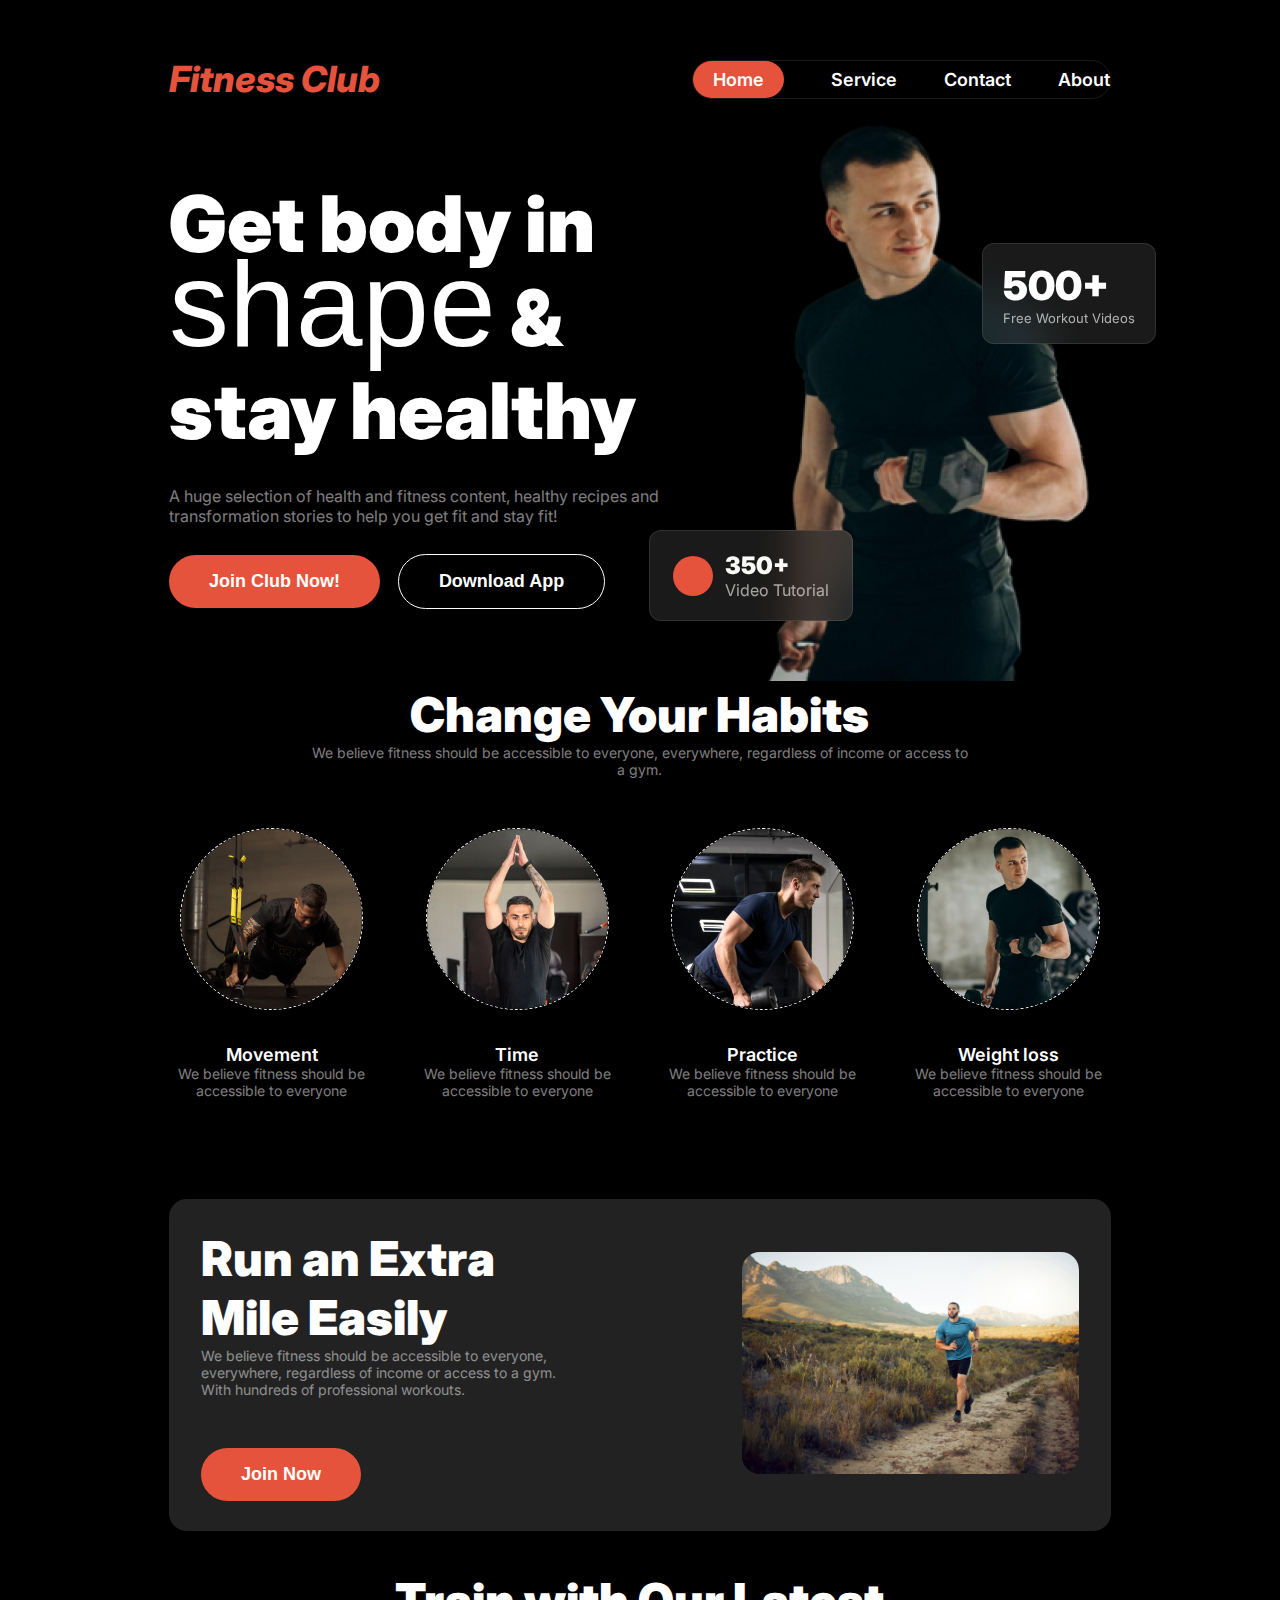
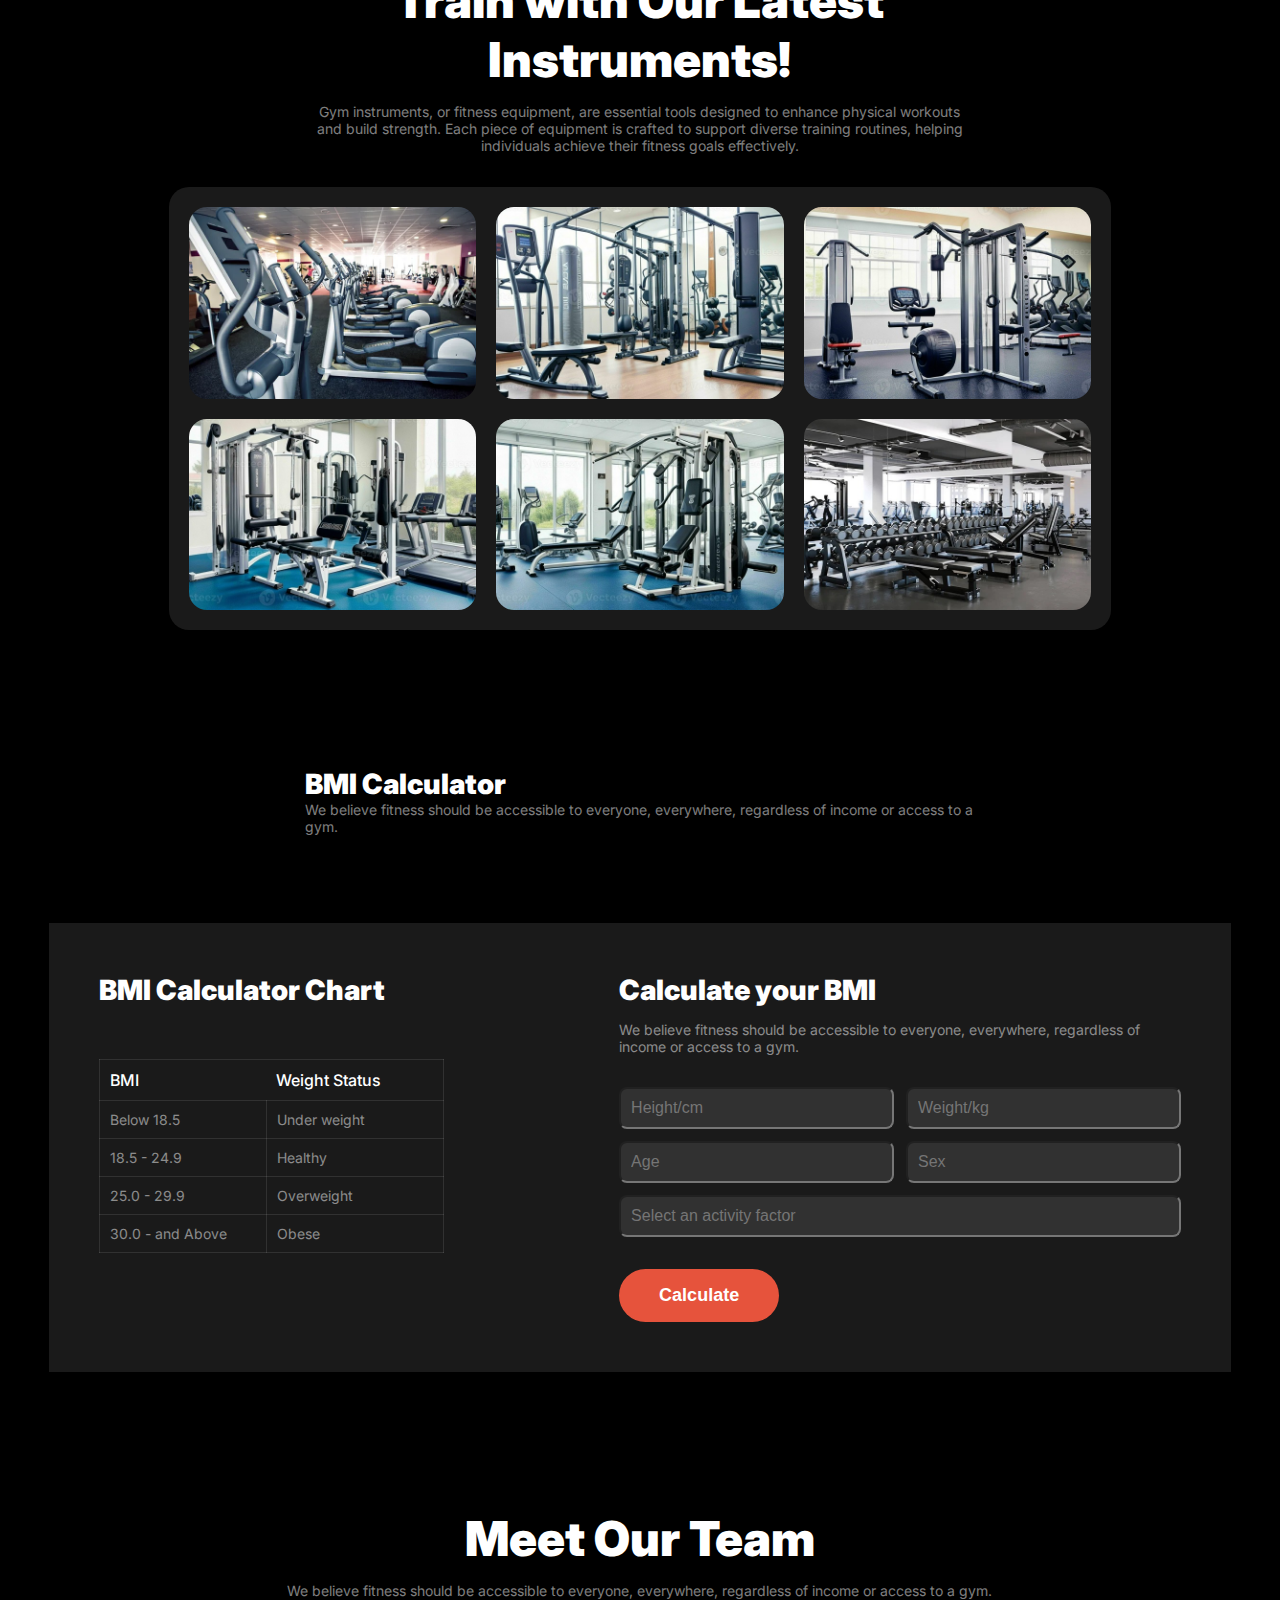
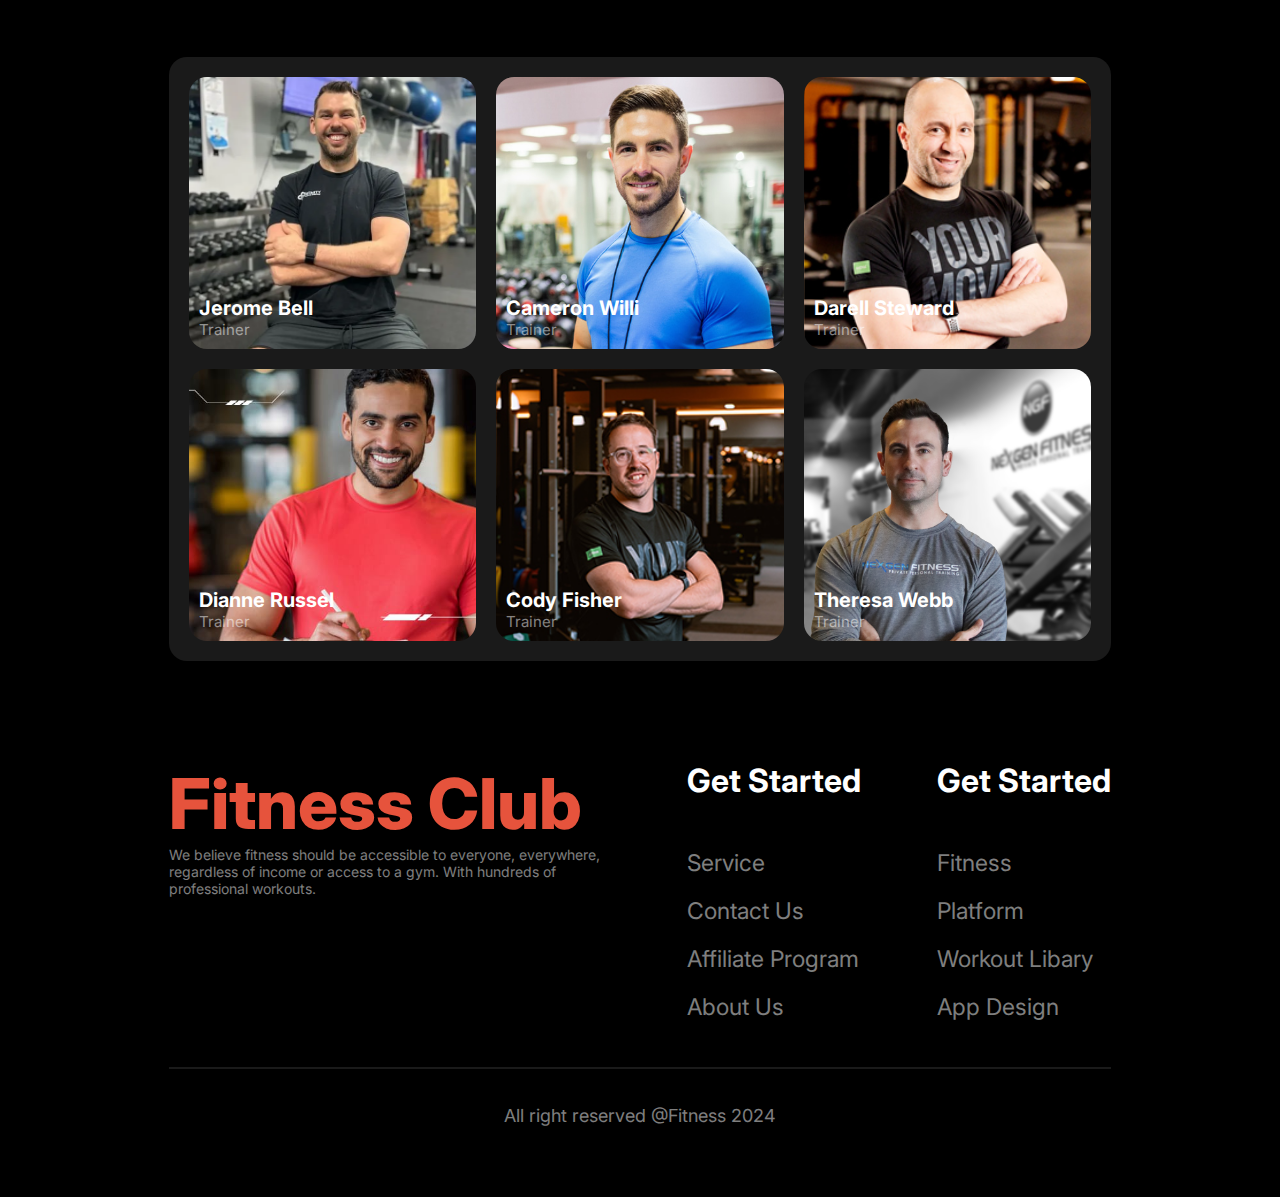
<file: index.html>
<!DOCTYPE html>
<html lang="en">

<head>
    <meta charset="UTF-8">
    <meta name="viewport" content="width=device-width, initial-scale=1.0">
    <title>Fitness Club</title>
    <link rel="stylesheet" href="index.css">
</head>

<body>
    <header class="container">
        <nav class="nav-section">
            <div>
                <h2 class="company-title">Fitness Club</h2>
            </div>
            <div class="nav-items">
                <ul class="nav-item">

                    <li class="home-design">Home</li>
                    <li>Service</li>
                    <li>Contact</li>
                    <li>About</li>

                </ul>
                <svg xmlns="http://www.w3.org/2000/svg" width="24" height="24" fill="#fff" class="bi bi-list"
                    viewBox="0 0 16 16">
                    <path fill-rule="evenodd"
                        d="M2.5 12a.5.5 0 0 1 .5-.5h10a.5.5 0 0 1 0 1H3a.5.5 0 0 1-.5-.5m0-4a.5.5 0 0 1 .5-.5h10a.5.5 0 0 1 0 1H3a.5.5 0 0 1-.5-.5m0-4a.5.5 0 0 1 .5-.5h10a.5.5 0 0 1 0 1H3a.5.5 0 0 1-.5-.5" />
                </svg>
            </div>


        </nav>
        <div class="banner">
            <div class="banner-position">
                <h2 class="banner-title">Get body in <span id="shape">shape</span> & stay healthy</h2>
                <p class="banner-description">A huge selection of health and fitness content, healthy recipes and
                    transformation stories to help you get fit and stay fit!</p>
                <div class="banner-btn">
                    <button class="buttons btn-1">Join Club Now!</button>
                    <button class="buttons btn-2">Download App</button>
                </div>

            </div>
            <div class="banner-2">
                <div class="banner-img">
                    <img src="img-2.png" alt="">
                </div>
                <div class="tutorials">
                    <div class="nothing"><svg xmlns="http://www.w3.org/2000/svg" width="16" height="16" fill="#fff"
                            class="bi bi-play-fill" viewBox="0 0 16 16">
                            <path
                                d="m11.596 8.697-6.363 3.692c-.54.313-1.233-.066-1.233-.697V4.308c0-.63.692-1.01 1.233-.696l6.363 3.692a.802.802 0 0 1 0 1.393" />
                        </svg></div>
                    <div class="tuitorial">
                        <h2 class="tutorial-title">350+</h2>
                        <p class="tutorial-description">
                            Video Tutorial
                        </p>
                    </div>

                </div>
                <div class="workout">
                    <h2 class="workout-title">
                        500+
                    </h2>
                    <p class="workout-description">
                        Free Workout Videos
                    </p>
                </div>


            </div>



        </div>



    </header>
    <main>
        <section class="habits container">
            <div class="habit-1">
                <h2 class="habit-title">Change Your Habits</h2>
                <p class="habit-description">We believe fitness should be accessible to everyone, everywhere, regardless
                    of income or access to a gym.</p>
            </div>
            <div class="habit-details">
                <div class="movement">
                    <img class="habit-img" src="image-3.png" alt="">
                    <h3 class="habit-titles">Movement</h3>
                    <p class="habit-descriptions">We believe fitness should be accessible to everyone</p>
                </div>
                <div class="time">
                    <img class="habit-img" src="imgs-2.png" alt="">
                    <h3 class="habit-titles">Time</h3>
                    <p class="habit-descriptions">We believe fitness should be accessible to everyone</p>
                </div>
                <div class="practice">
                    <img class="habit-img" src="image-4.png" alt="">
                    <h3 class="habit-titles">Practice</h3>
                    <p class="habit-descriptions">We believe fitness should be accessible to everyone</p>
                </div>
                <div class="weight">
                    <img class="habit-img" src="image-5.png" alt="">
                    <h3 class="habit-titles">Weight loss</h3>
                    <p class="habit-descriptions">We believe fitness should be accessible to everyone</p>
                </div>
            </div>
        </section>
        <section class="Running container">
            <div class="extra-mile">
                <h2 class="mile-title">Run an Extra
                    Mile Easily</h2>
                <p class="mile-description">We believe fitness should be accessible to everyone, everywhere, regardless
                    of income or access to a gym. With hundreds of professional workouts.</p>
                <button class="buttons wfull btn-1">Join Now</button>
            </div>
            <div class="run-img">
                <img class="run-img" src="run.jpg" alt="">
            </div>
        </section>
        <section class="fit-gym container">
            <div class="gym">
                <h2 class="gym-title">Train with Our Latest Instruments!</h2>
                <p class="gym-description">Gym instruments, or fitness equipment, are essential tools designed to
                    enhance physical workouts and build strength. Each piece of equipment is crafted to support diverse
                    training routines, helping individuals achieve their fitness goals effectively.</p>
            </div>
            <div class="instruments">
                <img src="ins-1.jpg" alt="">
                <img src="ins-2.jpg" alt="">
                <img src="ins-3.jpg" alt="">
                <img src="ins-4.jpg" alt="">
                <img src="ins-5.jpg" alt="">
                <img src="ins-6.jpg" alt="">
            </div>
        </section>
        <section class="calc">
            <div class="bmi">
                <h2 class="calc-title">BMI Calculator</h2>
                <p class="calc-description">We believe fitness should be accessible to everyone, everywhere, regardless
                    of income or access to a gym.</p>
            </div>
            <div class="calc-body">

                <div class="table">
                    <div class="chart">
                        <h2 class="chat-title">BMI Calculator Chart</h2>
                        <table>
                            <thead>
                                <tr>
                                    <th class="table-head">BMI</th>
                                    <th class="table-head">Weight Status</th>
                                </tr>
                            </thead>
                            <tbody>
                                <tr class="table-row">
                                    <td>Below 18.5</td>
                                    <td>Under weight</td>
                                </tr>

                                <tr class="table-row">
                                    <td>18.5 - 24.9</td>
                                    <td>Healthy</td>
                                </tr>
                                <tr class="table-row">
                                    <td>25.0 - 29.9</td>
                                    <td>Overweight</td>
                                </tr>
                                <tr class="table-row">
                                    <td>30.0 - and Above</td>
                                    <td>Obese</td>
                                </tr>

                            </tbody>
                        </table>
                    </div>
                    <div class="calculator">
                        <h2 class="bmi-calc">Calculate your BMI</h2>
                        <p class="bmi-description">We believe fitness should be accessible to everyone, everywhere,
                            regardless of income or access to a gym. </p>
                        <form action="">
                            <div class="input">
                                <input type="text" placeholder="Height/cm">
                                <input type="text" placeholder="Weight/kg">
                                <input type="text" placeholder="Age">
                                <input type="text" placeholder="Sex">
                                <input type="text" placeholder="Select an activity factor">
                            </div>
                            <button class="buttons btn-1 ">Calculate</button>
                        </form>
                    </div>
                </div>
            </div>
        </section>
        <section class="teams container">
            <div class="our-team">
                <h2 class="team-title">Meet Our Team</h2>
                <p class="team-description">We believe fitness should be accessible to everyone, everywhere, regardless
                    of
                    income or access to a gym.</p>
            </div>
            <div class="members">
                <div class="member img1">
                    <h4 class="member-name">Jerome Bell</h4>
                    <p class="member-job">Trainer</p>
                </div>
                <div class="member img2">
                    <h4 class="member-name">Cameron Willi</h4>
                    <p class="member-job">Trainer</p>
                </div>
                <div class="member img3">
                    <h4 class="member-name">Darell Steward</h4>
                    <p class="member-job">Trainer</p>
                </div>
                <div class="member img4">
                    <h4 class="member-name">Dianne Russel</h4>
                    <p class="member-job">Trainer</p>
                </div>
                <div class="member img5">
                    <h4 class="member-name">Cody Fisher</h4>
                    <p class="member-job">Trainer</p>
                </div>
                <div class="member img6">
                    <h4 class="member-name">Theresa Webb</h4>
                    <p class="member-job">Trainer</p>
                </div>
            </div>


        </section>
    </main>
    <footer class="container footer">
        <section class="final-1">
            <div class="club">
                <h2 class="club-title">Fitness Club</h2>
                <p class="club-description">We believe fitness should be accessible to everyone, everywhere, regardless
                    of income or access to a gym. With hundreds of professional workouts.</p>
            </div>
            <div class="get">
                <h2 class="get-title">Get Started</h2>
                <ul class="list">
                    <li class="list2">Service</li>
                    <li class="list2">Contact Us</li>
                    <li class="list2">Affiliate Program</li>
                    <li class="list2">About Us</li>
                </ul>
            </div>
            <div class="get">
                <h2 class="get-title">Get Started</h2>
                <ul class="list">
                    <li class="list2">Fitness</li>
                    <li class="list2">Platform</li>
                    <li class="list2">Workout Libary</li>
                    <li class="list2">App Design</li>
                </ul>
            </div>
        </section>
        <section class="final2">
            <p class="reserve">All right reserved @Fitness 2024</p>
        </section>
    </footer>

</body>

</html>
</file>
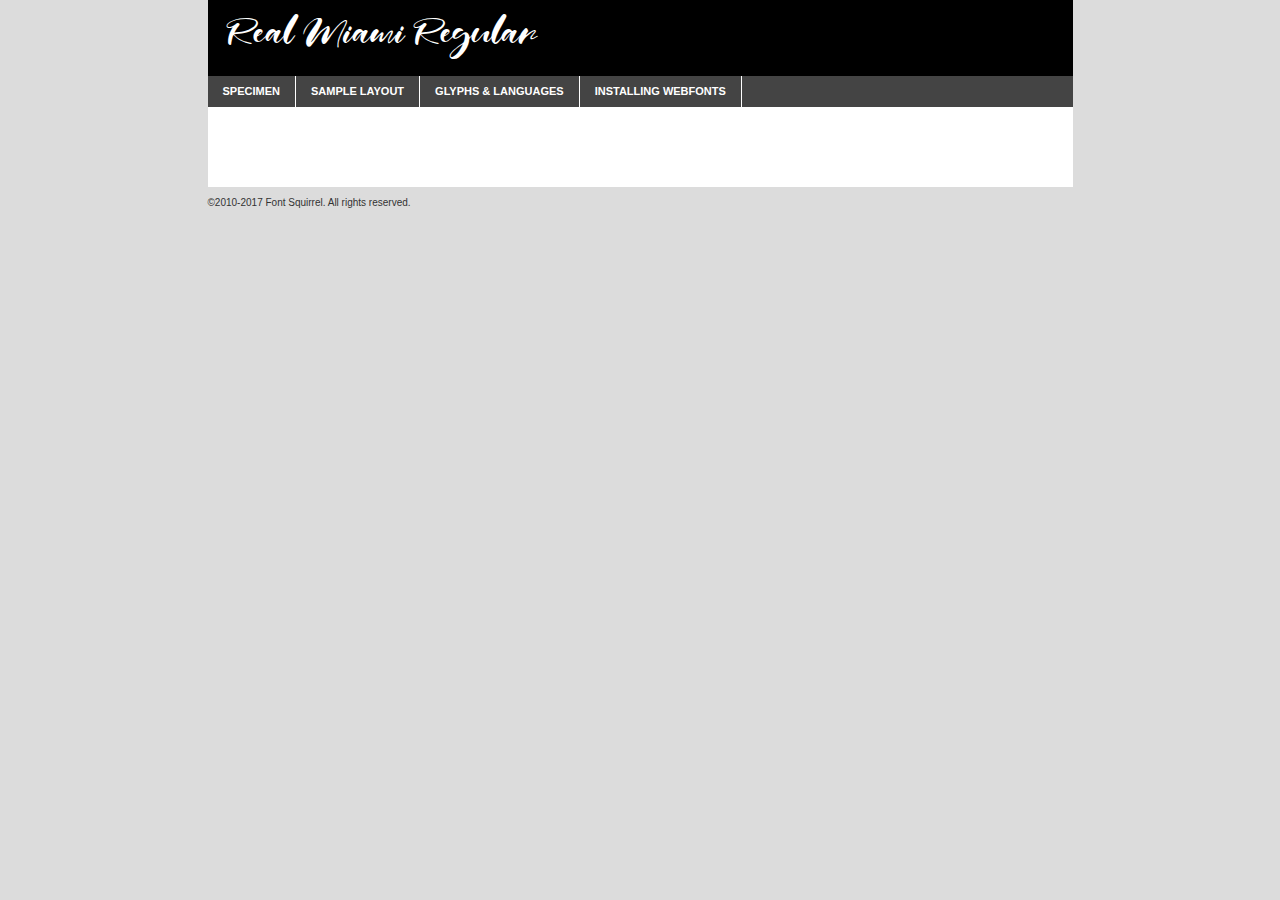
<file: fonts/real_miami-demo.html>
<!DOCTYPE html PUBLIC "-//W3C//DTD XHTML 1.0 Transitional//EN"
        "http://www.w3.org/TR/xhtml1/DTD/xhtml1-transitional.dtd">

<html xmlns="http://www.w3.org/1999/xhtml" xml:lang="en" lang="en">
<head>
    <meta http-equiv="Content-Type" content="text/html; charset=utf-8"/>
    <script src="http://ajax.googleapis.com/ajax/libs/jquery/1.7.2/jquery.min.js" type="text/javascript" charset="utf-8"></script>
    <script type="text/javascript">
		(function($) {
			$.fn.easyTabs = function(option) {
				var param = jQuery.extend({ fadeSpeed: 'fast', defaultContent: 1, activeClass: 'active' }, option);
				$(this).each(function() {
					var thisId = '#' + this.id;
					if ( param.defaultContent == '' )
					{
						param.defaultContent = 1;
					}
					if ( typeof param.defaultContent == 'number' )
					{
						var defaultTab = $(thisId + ' .tabs li:eq(' + (param.defaultContent - 1) + ') a').attr('href').substr(1);
					}
					else
					{
						var defaultTab = param.defaultContent;
					}
					$(thisId + ' .tabs li a').each(function() {
						var tabToHide = $(this).attr('href').substr(1);
						$('#' + tabToHide).addClass('easytabs-tab-content');
					});
					hideAll();
					changeContent(defaultTab);

					function hideAll() {$(thisId + ' .easytabs-tab-content').hide();}

					function changeContent(tabId)
					{
						hideAll();
						$(thisId + ' .tabs li').removeClass(param.activeClass);
						$(thisId + ' .tabs li a[href=#' + tabId + ']').closest('li').addClass(param.activeClass);
						if ( param.fadeSpeed != 'none' )
						{
							$(thisId + ' #' + tabId).fadeIn(param.fadeSpeed);
						}
						else
						{
							$(thisId + ' #' + tabId).show();
						}
					}

					$(thisId + ' .tabs li').click(function() {
						var tabId = $(this).find('a').attr('href').substr(1);
						changeContent(tabId);
						return false;
					});
				});
			}
		})(jQuery);
    </script>
    <link rel="stylesheet" href="specimen_files/specimen_stylesheet.css" type="text/css" charset="utf-8"/>
    <link rel="stylesheet" href="stylesheet.css" type="text/css" charset="utf-8"/>

    <style type="text/css">
        		body {
			font-family: 'real_miami';
        		}

            </style>

    <title>Real Miami Regular Specimen</title>


    <script type="text/javascript" charset="utf-8">
		$(document).ready(function() {
			$('#container').easyTabs({ defaultContent: 1 });
		});
    </script>
</head>

<body>
<div id="container">
    <div id="header">
		Real Miami Regular    </div>
    <ul class="tabs">
        <li><a href="#specimen">Specimen</a></li>
        <li><a href="#layout">Sample Layout</a></li>
		        <li><a href="#glyphs">Glyphs &amp; Languages</a></li>
        <li><a href="#installing">Installing Webfonts</a></li>

    </ul>

    <div id="main_content">


        <div id="specimen">

            <div class="section">
                <div class="grid12 firstcol">
                    <div class="huge">AaBb</div>
                </div>
            </div>

            <div class="section">
                <div class="glyph_range">A&#x200B;B&#x200b;C&#x200b;D&#x200b;E&#x200b;F&#x200b;G&#x200b;H&#x200b;I&#x200b;J&#x200b;K&#x200b;L&#x200b;M&#x200b;N&#x200b;O&#x200b;P&#x200b;Q&#x200b;R&#x200b;S&#x200b;T&#x200b;U&#x200b;V&#x200b;W&#x200b;X&#x200b;Y&#x200b;Z&#x200b;a&#x200b;b&#x200b;c&#x200b;d&#x200b;e&#x200b;f&#x200b;g&#x200b;h&#x200b;i&#x200b;j&#x200b;k&#x200b;l&#x200b;m&#x200b;n&#x200b;o&#x200b;p&#x200b;q&#x200b;r&#x200b;s&#x200b;t&#x200b;u&#x200b;v&#x200b;w&#x200b;x&#x200b;y&#x200b;z&#x200b;1&#x200b;2&#x200b;3&#x200b;4&#x200b;5&#x200b;6&#x200b;7&#x200b;8&#x200b;9&#x200b;0&#x200b;&amp;&#x200b;.&#x200b;,&#x200b;?&#x200b;!&#x200b;&#64;&#x200b;(&#x200b;)&#x200b;#&#x200b;$&#x200b;%&#x200b;*&#x200b;+&#x200b;-&#x200b;=&#x200b;:&#x200b;;</div>
            </div>
            <div class="section">
                <div class="grid12 firstcol">
                    <table class="sample_table">
                        <tr>
                            <td>10</td>
                            <td class="size10">abcdefghijklmnopqrstuvwxyzABCDEFGHIJKLMNOPQRSTUVWXYZ0123456789abcdefghijklmnopqrstuvwxyzABCDEFGHIJKLMNOPQRSTUVWXYZ0123456789abcdefghijklmnopqrstuvwxyzABCDEFGHIJKLMNOPQRSTUVWXYZ</td>
                        </tr>
                        <tr>
                            <td>11</td>
                            <td class="size11">abcdefghijklmnopqrstuvwxyzABCDEFGHIJKLMNOPQRSTUVWXYZ0123456789abcdefghijklmnopqrstuvwxyzABCDEFGHIJKLMNOPQRSTUVWXYZ0123456789abcdefghijklmnopqrstuvwxyzABCDEFGHIJKLMNOPQRSTUVWXYZ</td>
                        </tr>
                        <tr>
                            <td>12</td>
                            <td class="size12">abcdefghijklmnopqrstuvwxyzABCDEFGHIJKLMNOPQRSTUVWXYZ0123456789abcdefghijklmnopqrstuvwxyzABCDEFGHIJKLMNOPQRSTUVWXYZ0123456789abcdefghijklmnopqrstuvwxyzABCDEFGHIJKLMNOPQRSTUVWXYZ</td>
                        </tr>
                        <tr>
                            <td>13</td>
                            <td class="size13">abcdefghijklmnopqrstuvwxyzABCDEFGHIJKLMNOPQRSTUVWXYZ0123456789abcdefghijklmnopqrstuvwxyzABCDEFGHIJKLMNOPQRSTUVWXYZ0123456789abcdefghijklmnopqrstuvwxyzABCDEFGHIJKLMNOPQRSTUVWXYZ</td>
                        </tr>
                        <tr>
                            <td>14</td>
                            <td class="size14">abcdefghijklmnopqrstuvwxyzABCDEFGHIJKLMNOPQRSTUVWXYZ0123456789abcdefghijklmnopqrstuvwxyzABCDEFGHIJKLMNOPQRSTUVWXYZ0123456789abcdefghijklmnopqrstuvwxyzABCDEFGHIJKLMNOPQRSTUVWXYZ</td>
                        </tr>
                        <tr>
                            <td>16</td>
                            <td class="size16">abcdefghijklmnopqrstuvwxyzABCDEFGHIJKLMNOPQRSTUVWXYZ0123456789abcdefghijklmnopqrstuvwxyzABCDEFGHIJKLMNOPQRSTUVWXYZ</td>
                        </tr>
                        <tr>
                            <td>18</td>
                            <td class="size18">abcdefghijklmnopqrstuvwxyzABCDEFGHIJKLMNOPQRSTUVWXYZ0123456789abcdefghijklmnopqrstuvwxyzABCDEFGHIJKLMNOPQRSTUVWXYZ</td>
                        </tr>
                        <tr>
                            <td>20</td>
                            <td class="size20">abcdefghijklmnopqrstuvwxyzABCDEFGHIJKLMNOPQRSTUVWXYZ0123456789abcdefghijklmnopqrstuvwxyzABCDEFGHIJKLMNOPQRSTUVWXYZ</td>
                        </tr>
                        <tr>
                            <td>24</td>
                            <td class="size24">abcdefghijklmnopqrstuvwxyzABCDEFGHIJKLMNOPQRSTUVWXYZ0123456789abcdefghijklmnopqrstuvwxyzABCDEFGHIJKLMNOPQRSTUVWXYZ</td>
                        </tr>
                        <tr>
                            <td>30</td>
                            <td class="size30">abcdefghijklmnopqrstuvwxyzABCDEFGHIJKLMNOPQRSTUVWXYZ0123456789abcdefghijklmnopqrstuvwxyzABCDEFGHIJKLMNOPQRSTUVWXYZ</td>
                        </tr>
                        <tr>
                            <td>36</td>
                            <td class="size36">abcdefghijklmnopqrstuvwxyzABCDEFGHIJKLMNOPQRSTUVWXYZ0123456789abcdefghijklmnopqrstuvwxyzABCDEFGHIJKLMNOPQRSTUVWXYZ</td>
                        </tr>
                        <tr>
                            <td>48</td>
                            <td class="size48">abcdefghijklmnopqrstuvwxyzABCDEFGHIJKLMNOPQRSTUVWXYZ0123456789abcdefghijklmnopqrstuvwxyzABCDEFGHIJKLMNOPQRSTUVWXYZ</td>
                        </tr>
                        <tr>
                            <td>60</td>
                            <td class="size60">abcdefghijklmnopqrstuvwxyzABCDEFGHIJKLMNOPQRSTUVWXYZ0123456789abcdefghijklmnopqrstuvwxyzABCDEFGHIJKLMNOPQRSTUVWXYZ</td>
                        </tr>
                        <tr>
                            <td>72</td>
                            <td class="size72">abcdefghijklmnopqrstuvwxyzABCDEFGHIJKLMNOPQRSTUVWXYZ0123456789abcdefghijklmnopqrstuvwxyzABCDEFGHIJKLMNOPQRSTUVWXYZ</td>
                        </tr>
                        <tr>
                            <td>90</td>
                            <td class="size90">abcdefghijklmnopqrstuvwxyzABCDEFGHIJKLMNOPQRSTUVWXYZ0123456789abcdefghijklmnopqrstuvwxyzABCDEFGHIJKLMNOPQRSTUVWXYZ</td>
                        </tr>
                    </table>

                </div>

            </div>


            <div class="section" id="bodycomparison">


                <div id="xheight">
                    <div class="fontbody">&#x25FC;&#x25FC;&#x25FC;&#x25FC;&#x25FC;&#x25FC;&#x25FC;&#x25FC;&#x25FC;&#x25FC;&#x25FC;&#x25FC;&#x25FC;&#x25FC;&#x25FC;&#x25FC;&#x25FC;&#x25FC;&#x25FC;&#x25FC;&#x25FC;&#x25FC;&#x25FC;&#x25FC;&#x25FC;&#x25FC;&#x25FC;&#x25FC;&#x25FC;&#x25FC;&#x25FC;&#x25FC;&#x25FC;&#x25FC;&#x25FC;&#x25FC;&#x25FC;&#x25FC;&#x25FC;&#x25FC;&#x25FC;&#x25FC;&#x25FC;&#x25FC;&#x25FC;&#x25FC;&#x25FC;&#x25FC;&#x25FC;&#x25FC;&#x25FC;&#x25FC;&#x25FC;&#x25FC;&#x25FC;&#x25FC;&#x25FC;&#x25FC;&#x25FC;&#x25FC;&#x25FC;&#x25FC;&#x25FC;&#x25FC;&#x25FC;&#x25FC;&#x25FC;&#x25FC;&#x25FC;&#x25FC;&#x25FC;&#x25FC;&#x25FC;&#x25FC;&#x25FC;&#x25FC;&#x25FC;&#x25FC;&#x25FC;&#x25FC;&#x25FC;&#x25FC;&#x25FC;&#x25FC;&#x25FC;&#x25FC;&#x25FC;&#x25FC;&#x25FC;&#x25FC;&#x25FC;&#x25FC;&#x25FC;&#x25FC;&#x25FC;&#x25FC;&#x25FC;&#x25FC;&#x25FC;body</div>
                    <div class="arialbody">body</div>
                    <div class="verdanabody">body</div>
                    <div class="georgiabody">body</div>
                </div>
                <div class="fontbody" style="z-index:1">
                    body<span>Real Miami Regular</span>
                </div>
                <div class="arialbody" style="z-index:1">
                    body<span>Arial</span>
                </div>
                <div class="verdanabody" style="z-index:1">
                    body<span>Verdana</span>
                </div>
                <div class="georgiabody" style="z-index:1">
                    body<span>Georgia</span>
                </div>


            </div>


            <div class="section psample psample_row1" id="">

                <div class="grid2 firstcol">
                    <p class="size10"><span>10.</span>Aenean lacinia bibendum nulla sed consectetur. Fusce dapibus, tellus ac cursus commodo, tortor mauris condimentum nibh, ut fermentum massa justo sit amet risus. Nullam id dolor id nibh ultricies vehicula ut id elit. Cum sociis natoque penatibus et magnis dis parturient montes, nascetur ridiculus mus. Nulla vitae elit libero, a pharetra augue.</p>

                </div>
                <div class="grid3">
                    <p class="size11"><span>11.</span>Aenean lacinia bibendum nulla sed consectetur. Fusce dapibus, tellus ac cursus commodo, tortor mauris condimentum nibh, ut fermentum massa justo sit amet risus. Nullam id dolor id nibh ultricies vehicula ut id elit. Cum sociis natoque penatibus et magnis dis parturient montes, nascetur ridiculus mus. Nulla vitae elit libero, a pharetra augue.</p>

                </div>
                <div class="grid3">
                    <p class="size12"><span>12.</span>Aenean lacinia bibendum nulla sed consectetur. Fusce dapibus, tellus ac cursus commodo, tortor mauris condimentum nibh, ut fermentum massa justo sit amet risus. Nullam id dolor id nibh ultricies vehicula ut id elit. Cum sociis natoque penatibus et magnis dis parturient montes, nascetur ridiculus mus. Nulla vitae elit libero, a pharetra augue.</p>

                </div>
                <div class="grid4">
                    <p class="size13"><span>13.</span>Aenean lacinia bibendum nulla sed consectetur. Fusce dapibus, tellus ac cursus commodo, tortor mauris condimentum nibh, ut fermentum massa justo sit amet risus. Nullam id dolor id nibh ultricies vehicula ut id elit. Cum sociis natoque penatibus et magnis dis parturient montes, nascetur ridiculus mus. Nulla vitae elit libero, a pharetra augue.</p>

                </div>
                <div class="white_blend"></div>

            </div>
            <div class="section psample psample_row2" id="">
                <div class="grid3 firstcol">
                    <p class="size14"><span>14.</span>Aenean lacinia bibendum nulla sed consectetur. Fusce dapibus, tellus ac cursus commodo, tortor mauris condimentum nibh, ut fermentum massa justo sit amet risus. Nullam id dolor id nibh ultricies vehicula ut id elit. Cum sociis natoque penatibus et magnis dis parturient montes, nascetur ridiculus mus. Nulla vitae elit libero, a pharetra augue.</p>

                </div>
                <div class="grid4">
                    <p class="size16"><span>16.</span>Aenean lacinia bibendum nulla sed consectetur. Fusce dapibus, tellus ac cursus commodo, tortor mauris condimentum nibh, ut fermentum massa justo sit amet risus. Nullam id dolor id nibh ultricies vehicula ut id elit. Cum sociis natoque penatibus et magnis dis parturient montes, nascetur ridiculus mus. Nulla vitae elit libero, a pharetra augue.</p>

                </div>
                <div class="grid5">
                    <p class="size18"><span>18.</span>Aenean lacinia bibendum nulla sed consectetur. Fusce dapibus, tellus ac cursus commodo, tortor mauris condimentum nibh, ut fermentum massa justo sit amet risus. Nullam id dolor id nibh ultricies vehicula ut id elit. Cum sociis natoque penatibus et magnis dis parturient montes, nascetur ridiculus mus. Nulla vitae elit libero, a pharetra augue.</p>

                </div>

                <div class="white_blend"></div>

            </div>

            <div class="section psample psample_row3" id="">
                <div class="grid5 firstcol">
                    <p class="size20"><span>20.</span>Aenean lacinia bibendum nulla sed consectetur. Fusce dapibus, tellus ac cursus commodo, tortor mauris condimentum nibh, ut fermentum massa justo sit amet risus. Nullam id dolor id nibh ultricies vehicula ut id elit. Cum sociis natoque penatibus et magnis dis parturient montes, nascetur ridiculus mus. Nulla vitae elit libero, a pharetra augue.</p>
                </div>
                <div class="grid7">
                    <p class="size24"><span>24.</span>Aenean lacinia bibendum nulla sed consectetur. Fusce dapibus, tellus ac cursus commodo, tortor mauris condimentum nibh, ut fermentum massa justo sit amet risus. Nullam id dolor id nibh ultricies vehicula ut id elit. Cum sociis natoque penatibus et magnis dis parturient montes, nascetur ridiculus mus. Nulla vitae elit libero, a pharetra augue.</p>
                </div>

                <div class="white_blend"></div>

            </div>

            <div class="section psample psample_row4" id="">
                <div class="grid12 firstcol">
                    <p class="size30"><span>30.</span>Aenean lacinia bibendum nulla sed consectetur. Fusce dapibus, tellus ac cursus commodo, tortor mauris condimentum nibh, ut fermentum massa justo sit amet risus. Nullam id dolor id nibh ultricies vehicula ut id elit. Cum sociis natoque penatibus et magnis dis parturient montes, nascetur ridiculus mus. Nulla vitae elit libero, a pharetra augue.</p>
                </div>
                <div class="white_blend"></div>

            </div>


            <div class="section psample psample_row1 fullreverse">
                <div class="grid2 firstcol">
                    <p class="size10"><span>10.</span>Aenean lacinia bibendum nulla sed consectetur. Fusce dapibus, tellus ac cursus commodo, tortor mauris condimentum nibh, ut fermentum massa justo sit amet risus. Nullam id dolor id nibh ultricies vehicula ut id elit. Cum sociis natoque penatibus et magnis dis parturient montes, nascetur ridiculus mus. Nulla vitae elit libero, a pharetra augue.</p>

                </div>
                <div class="grid3">
                    <p class="size11"><span>11.</span>Aenean lacinia bibendum nulla sed consectetur. Fusce dapibus, tellus ac cursus commodo, tortor mauris condimentum nibh, ut fermentum massa justo sit amet risus. Nullam id dolor id nibh ultricies vehicula ut id elit. Cum sociis natoque penatibus et magnis dis parturient montes, nascetur ridiculus mus. Nulla vitae elit libero, a pharetra augue.</p>

                </div>
                <div class="grid3">
                    <p class="size12"><span>12.</span>Aenean lacinia bibendum nulla sed consectetur. Fusce dapibus, tellus ac cursus commodo, tortor mauris condimentum nibh, ut fermentum massa justo sit amet risus. Nullam id dolor id nibh ultricies vehicula ut id elit. Cum sociis natoque penatibus et magnis dis parturient montes, nascetur ridiculus mus. Nulla vitae elit libero, a pharetra augue.</p>

                </div>
                <div class="grid4">
                    <p class="size13"><span>13.</span>Aenean lacinia bibendum nulla sed consectetur. Fusce dapibus, tellus ac cursus commodo, tortor mauris condimentum nibh, ut fermentum massa justo sit amet risus. Nullam id dolor id nibh ultricies vehicula ut id elit. Cum sociis natoque penatibus et magnis dis parturient montes, nascetur ridiculus mus. Nulla vitae elit libero, a pharetra augue.</p>

                </div>
                <div class="black_blend"></div>

            </div>

            <div class="section psample psample_row2 fullreverse">
                <div class="grid3 firstcol">
                    <p class="size14"><span>14.</span>Aenean lacinia bibendum nulla sed consectetur. Fusce dapibus, tellus ac cursus commodo, tortor mauris condimentum nibh, ut fermentum massa justo sit amet risus. Nullam id dolor id nibh ultricies vehicula ut id elit. Cum sociis natoque penatibus et magnis dis parturient montes, nascetur ridiculus mus. Nulla vitae elit libero, a pharetra augue.</p>

                </div>
                <div class="grid4">
                    <p class="size16"><span>16.</span>Aenean lacinia bibendum nulla sed consectetur. Fusce dapibus, tellus ac cursus commodo, tortor mauris condimentum nibh, ut fermentum massa justo sit amet risus. Nullam id dolor id nibh ultricies vehicula ut id elit. Cum sociis natoque penatibus et magnis dis parturient montes, nascetur ridiculus mus. Nulla vitae elit libero, a pharetra augue.</p>

                </div>
                <div class="grid5">
                    <p class="size18"><span>18.</span>Aenean lacinia bibendum nulla sed consectetur. Fusce dapibus, tellus ac cursus commodo, tortor mauris condimentum nibh, ut fermentum massa justo sit amet risus. Nullam id dolor id nibh ultricies vehicula ut id elit. Cum sociis natoque penatibus et magnis dis parturient montes, nascetur ridiculus mus. Nulla vitae elit libero, a pharetra augue.</p>

                </div>
                <div class="black_blend"></div>

            </div>

            <div class="section psample fullreverse psample_row3" id="">
                <div class="grid5 firstcol">
                    <p class="size20"><span>20.</span>Aenean lacinia bibendum nulla sed consectetur. Fusce dapibus, tellus ac cursus commodo, tortor mauris condimentum nibh, ut fermentum massa justo sit amet risus. Nullam id dolor id nibh ultricies vehicula ut id elit. Cum sociis natoque penatibus et magnis dis parturient montes, nascetur ridiculus mus. Nulla vitae elit libero, a pharetra augue.</p>
                </div>
                <div class="grid7">
                    <p class="size24"><span>24.</span>Aenean lacinia bibendum nulla sed consectetur. Fusce dapibus, tellus ac cursus commodo, tortor mauris condimentum nibh, ut fermentum massa justo sit amet risus. Nullam id dolor id nibh ultricies vehicula ut id elit. Cum sociis natoque penatibus et magnis dis parturient montes, nascetur ridiculus mus. Nulla vitae elit libero, a pharetra augue.</p>
                </div>

                <div class="black_blend"></div>

            </div>

            <div class="section psample fullreverse psample_row4" id="" style="border-bottom: 20px #000 solid;">
                <div class="grid12 firstcol">
                    <p class="size30"><span>30.</span>Aenean lacinia bibendum nulla sed consectetur. Fusce dapibus, tellus ac cursus commodo, tortor mauris condimentum nibh, ut fermentum massa justo sit amet risus. Nullam id dolor id nibh ultricies vehicula ut id elit. Cum sociis natoque penatibus et magnis dis parturient montes, nascetur ridiculus mus. Nulla vitae elit libero, a pharetra augue.</p>
                </div>
                <div class="black_blend"></div>

            </div>


        </div>

        <div id="layout">

            <div class="section">

                <div class="grid12 firstcol">
                    <h1>Lorem Ipsum Dolor</h1>
                    <h2>Etiam porta sem malesuada magna mollis euismod</h2>

                    <p class="byline">By <a href="#link">Aenean Lacinia</a></p>
                </div>
            </div>
            <div class="section">
                <div class="grid8 firstcol">
                    <p class="large">Donec sed odio dui. Morbi leo risus, porta ac consectetur ac, vestibulum at eros. Fusce dapibus, tellus ac cursus commodo, tortor mauris condimentum nibh, ut fermentum massa justo sit amet risus. </p>


                    <h3>Pellentesque ornare sem</h3>

                    <p>Maecenas sed diam eget risus varius blandit sit amet non magna. Maecenas faucibus mollis interdum. Donec ullamcorper nulla non metus auctor fringilla. Nullam id dolor id nibh ultricies vehicula ut id elit. Nullam id dolor id nibh ultricies vehicula ut id elit. </p>

                    <p>Aenean eu leo quam. Pellentesque ornare sem lacinia quam venenatis vestibulum. Lorem ipsum dolor sit amet, consectetur adipiscing elit. Cum sociis natoque penatibus et magnis dis parturient montes, nascetur ridiculus mus. </p>

                    <p>Nulla vitae elit libero, a pharetra augue. Praesent commodo cursus magna, vel scelerisque nisl consectetur et. Aenean lacinia bibendum nulla sed consectetur. </p>

                    <p>Nullam quis risus eget urna mollis ornare vel eu leo. Nullam quis risus eget urna mollis ornare vel eu leo. Maecenas sed diam eget risus varius blandit sit amet non magna. Donec ullamcorper nulla non metus auctor fringilla. </p>

                    <h3>Cras mattis consectetur</h3>

                    <p>Aenean eu leo quam. Pellentesque ornare sem lacinia quam venenatis vestibulum. Aenean lacinia bibendum nulla sed consectetur. Integer posuere erat a ante venenatis dapibus posuere velit aliquet. Cras mattis consectetur purus sit amet fermentum. </p>

                    <p>Nullam id dolor id nibh ultricies vehicula ut id elit. Nullam quis risus eget urna mollis ornare vel eu leo. Cras mattis consectetur purus sit amet fermentum.</p>
                </div>

                <div class="grid4 sidebar">

                    <div class="box reverse">
                        <p class="last">Nullam quis risus eget urna mollis ornare vel eu leo. Donec ullamcorper nulla non metus auctor fringilla. Cras mattis consectetur purus sit amet fermentum. Sed posuere consectetur est at lobortis. Lorem ipsum dolor sit amet, consectetur adipiscing elit. </p>
                    </div>

                    <p class="caption">Maecenas sed diam eget risus varius.</p>

                    <p>Vestibulum id ligula porta felis euismod semper. Integer posuere erat a ante venenatis dapibus posuere velit aliquet. Vestibulum id ligula porta felis euismod semper. Sed posuere consectetur est at lobortis. Maecenas sed diam eget risus varius blandit sit amet non magna. Fusce dapibus, tellus ac cursus commodo, tortor mauris condimentum nibh, ut fermentum massa justo sit amet risus. </p>


                    <p>Duis mollis, est non commodo luctus, nisi erat porttitor ligula, eget lacinia odio sem nec elit. Aenean lacinia bibendum nulla sed consectetur. Vivamus sagittis lacus vel augue laoreet rutrum faucibus dolor auctor. Aenean lacinia bibendum nulla sed consectetur. Nullam quis risus eget urna mollis ornare vel eu leo. </p>

                    <p>Praesent commodo cursus magna, vel scelerisque nisl consectetur et. Donec ullamcorper nulla non metus auctor fringilla. Maecenas faucibus mollis interdum. Fusce dapibus, tellus ac cursus commodo, tortor mauris condimentum nibh, ut fermentum massa justo sit amet risus. </p>

                </div>
            </div>

        </div>


		

        <div id="glyphs">
            <div class="section">
                <div class="grid12 firstcol">

                    <h1>Language Support</h1>
                    <p>The subset of Real Miami Regular in this kit supports the following languages:<br/>

						English, Arrernte, Bislama, Cebuano, Fijian, Gilbertese, Hmong, Ibanag, Iloko_ilokano, Interglossa_glosa, Interlingua, Lojban, Norfolk_pitcairnese, Oromo, Rotokas, Seychelles_creole, Shona, Somali, Southern_ndebele, Swahili, Swati_swazi, Tok_pisin, Warlpiri, Xhosa, Zulu, Latinbasic, Demo                    </p>
                    <h1>Glyph Chart</h1>
                    <p>The subset of Real Miami Regular in this kit includes all the glyphs listed below. Unicode entities are included above each glyph to help you insert individual characters into your layout.</p>
                    <div id="glyph_chart">

																																	                                <div><p>&amp;#13;</p>&#13;</div>
																				                                <div><p>&amp;#32;</p>&#32;</div>
																				                                <div><p>&amp;#33;</p>&#33;</div>
																				                                <div><p>&amp;#34;</p>&#34;</div>
																				                                <div><p>&amp;#35;</p>&#35;</div>
																				                                <div><p>&amp;#36;</p>&#36;</div>
																				                                <div><p>&amp;#37;</p>&#37;</div>
																				                                <div><p>&amp;#38;</p>&#38;</div>
																				                                <div><p>&amp;#39;</p>&#39;</div>
																				                                <div><p>&amp;#40;</p>&#40;</div>
																				                                <div><p>&amp;#41;</p>&#41;</div>
																				                                <div><p>&amp;#42;</p>&#42;</div>
																				                                <div><p>&amp;#43;</p>&#43;</div>
																				                                <div><p>&amp;#44;</p>&#44;</div>
																				                                <div><p>&amp;#45;</p>&#45;</div>
																				                                <div><p>&amp;#46;</p>&#46;</div>
																				                                <div><p>&amp;#47;</p>&#47;</div>
																				                                <div><p>&amp;#48;</p>&#48;</div>
																				                                <div><p>&amp;#49;</p>&#49;</div>
																				                                <div><p>&amp;#50;</p>&#50;</div>
																				                                <div><p>&amp;#51;</p>&#51;</div>
																				                                <div><p>&amp;#52;</p>&#52;</div>
																				                                <div><p>&amp;#53;</p>&#53;</div>
																				                                <div><p>&amp;#54;</p>&#54;</div>
																				                                <div><p>&amp;#55;</p>&#55;</div>
																				                                <div><p>&amp;#56;</p>&#56;</div>
																				                                <div><p>&amp;#57;</p>&#57;</div>
																				                                <div><p>&amp;#58;</p>&#58;</div>
																				                                <div><p>&amp;#59;</p>&#59;</div>
																				                                <div><p>&amp;#61;</p>&#61;</div>
																				                                <div><p>&amp;#63;</p>&#63;</div>
																				                                <div><p>&amp;#64;</p>&#64;</div>
																				                                <div><p>&amp;#65;</p>&#65;</div>
																				                                <div><p>&amp;#66;</p>&#66;</div>
																				                                <div><p>&amp;#67;</p>&#67;</div>
																				                                <div><p>&amp;#68;</p>&#68;</div>
																				                                <div><p>&amp;#69;</p>&#69;</div>
																				                                <div><p>&amp;#70;</p>&#70;</div>
																				                                <div><p>&amp;#71;</p>&#71;</div>
																				                                <div><p>&amp;#72;</p>&#72;</div>
																				                                <div><p>&amp;#73;</p>&#73;</div>
																				                                <div><p>&amp;#74;</p>&#74;</div>
																				                                <div><p>&amp;#75;</p>&#75;</div>
																				                                <div><p>&amp;#76;</p>&#76;</div>
																				                                <div><p>&amp;#77;</p>&#77;</div>
																				                                <div><p>&amp;#78;</p>&#78;</div>
																				                                <div><p>&amp;#79;</p>&#79;</div>
																				                                <div><p>&amp;#80;</p>&#80;</div>
																				                                <div><p>&amp;#81;</p>&#81;</div>
																				                                <div><p>&amp;#82;</p>&#82;</div>
																				                                <div><p>&amp;#83;</p>&#83;</div>
																				                                <div><p>&amp;#84;</p>&#84;</div>
																				                                <div><p>&amp;#85;</p>&#85;</div>
																				                                <div><p>&amp;#86;</p>&#86;</div>
																				                                <div><p>&amp;#87;</p>&#87;</div>
																				                                <div><p>&amp;#88;</p>&#88;</div>
																				                                <div><p>&amp;#89;</p>&#89;</div>
																				                                <div><p>&amp;#90;</p>&#90;</div>
																				                                <div><p>&amp;#92;</p>&#92;</div>
																				                                <div><p>&amp;#97;</p>&#97;</div>
																				                                <div><p>&amp;#98;</p>&#98;</div>
																				                                <div><p>&amp;#99;</p>&#99;</div>
																				                                <div><p>&amp;#100;</p>&#100;</div>
																				                                <div><p>&amp;#101;</p>&#101;</div>
																				                                <div><p>&amp;#102;</p>&#102;</div>
																				                                <div><p>&amp;#103;</p>&#103;</div>
																				                                <div><p>&amp;#104;</p>&#104;</div>
																				                                <div><p>&amp;#105;</p>&#105;</div>
																				                                <div><p>&amp;#106;</p>&#106;</div>
																				                                <div><p>&amp;#107;</p>&#107;</div>
																				                                <div><p>&amp;#108;</p>&#108;</div>
																				                                <div><p>&amp;#109;</p>&#109;</div>
																				                                <div><p>&amp;#110;</p>&#110;</div>
																				                                <div><p>&amp;#111;</p>&#111;</div>
																				                                <div><p>&amp;#112;</p>&#112;</div>
																				                                <div><p>&amp;#113;</p>&#113;</div>
																				                                <div><p>&amp;#114;</p>&#114;</div>
																				                                <div><p>&amp;#115;</p>&#115;</div>
																				                                <div><p>&amp;#116;</p>&#116;</div>
																				                                <div><p>&amp;#117;</p>&#117;</div>
																				                                <div><p>&amp;#118;</p>&#118;</div>
																				                                <div><p>&amp;#119;</p>&#119;</div>
																				                                <div><p>&amp;#120;</p>&#120;</div>
																				                                <div><p>&amp;#121;</p>&#121;</div>
																				                                <div><p>&amp;#122;</p>&#122;</div>
																				                                <div><p>&amp;#124;</p>&#124;</div>
																				                                <div><p>&amp;#160;</p>&#160;</div>
																				                                <div><p>&amp;#173;</p>&#173;</div>
																				                                <div><p>&amp;#8192;</p>&#8192;</div>
																				                                <div><p>&amp;#8193;</p>&#8193;</div>
																				                                <div><p>&amp;#8194;</p>&#8194;</div>
																				                                <div><p>&amp;#8195;</p>&#8195;</div>
																				                                <div><p>&amp;#8196;</p>&#8196;</div>
																				                                <div><p>&amp;#8197;</p>&#8197;</div>
																				                                <div><p>&amp;#8198;</p>&#8198;</div>
																				                                <div><p>&amp;#8199;</p>&#8199;</div>
																				                                <div><p>&amp;#8200;</p>&#8200;</div>
																				                                <div><p>&amp;#8201;</p>&#8201;</div>
																				                                <div><p>&amp;#8202;</p>&#8202;</div>
																				                                <div><p>&amp;#8208;</p>&#8208;</div>
																				                                <div><p>&amp;#8209;</p>&#8209;</div>
																				                                <div><p>&amp;#8210;</p>&#8210;</div>
																				                                <div><p>&amp;#8211;</p>&#8211;</div>
																				                                <div><p>&amp;#8212;</p>&#8212;</div>
																				                                <div><p>&amp;#8239;</p>&#8239;</div>
																				                                <div><p>&amp;#8287;</p>&#8287;</div>
																				                                <div><p>&amp;#9724;</p>&#9724;</div>
																																													                    </div>
                </div>


            </div>
        </div>


        <div id="specs">

        </div>

        <div id="installing">
            <div class="section">
                <div class="grid7 firstcol">
                    <h1>Installing Webfonts</h1>

                    <p>Webfonts are supported by all major browser platforms but not all in the same way. There are currently four different font formats that must be included in order to target all browsers. This includes TTF, WOFF, EOT and SVG.</p>

                    <h2>1. Upload your webfonts</h2>
                    <p>You must upload your webfont kit to your website. They should be in or near the same directory as your CSS files.</p>

                    <h2>2. Include the webfont stylesheet</h2>
                    <p>A special CSS @font-face declaration helps the various browsers select the appropriate font it needs without causing you a bunch of headaches. Learn more about this syntax by reading the <a href="https://www.fontspring.com/blog/further-hardening-of-the-bulletproof-syntax">Fontspring blog post</a> about it. The code for it is as follows:</p>


                    <code>
                        @font-face{
                        font-family: 'MyWebFont';
                        src: url('WebFont.eot');
                        src: url('WebFont.eot?#iefix') format('embedded-opentype'),
                        url('WebFont.woff') format('woff'),
                        url('WebFont.ttf') format('truetype'),
                        url('WebFont.svg#webfont') format('svg');
                        }
                    </code>

                    <p>We've already gone ahead and generated the code for you. All you have to do is link to the stylesheet in your HTML, like this:</p>
                    <code>&lt;link rel=&quot;stylesheet&quot; href=&quot;stylesheet.css&quot; type=&quot;text/css&quot; charset=&quot;utf-8&quot; /&gt;</code>

                    <h2>3. Modify your own stylesheet</h2>
                    <p>To take advantage of your new fonts, you must tell your stylesheet to use them. Look at the original @font-face declaration above and find the property called "font-family." The name linked there will be what you use to reference the font. Prepend that webfont name to the font stack in the "font-family" property, inside the selector you want to change. For example:</p>
                    <code>p { font-family: 'WebFont', Arial, sans-serif; }</code>

                    <h2>4. Test</h2>
                    <p>Getting webfonts to work cross-browser <em>can</em> be tricky. Use the information in the sidebar to help you if you find that fonts aren't loading in a particular browser.</p>
                </div>

                <div class="grid5 sidebar">
                    <div class="box">
                        <h2>Troubleshooting<br/>Font-Face Problems</h2>
                        <p>Having trouble getting your webfonts to load in your new website? Here are some tips to sort out what might be the problem.</p>

                        <h3>Fonts not showing in any browser</h3>

                        <p>This sounds like you need to work on the plumbing. You either did not upload the fonts to the correct directory, or you did not link the fonts properly in the CSS. If you've confirmed that all this is correct and you still have a problem, take a look at your .htaccess file and see if requests are getting intercepted.</p>

                        <h3>Fonts not loading in iPhone or iPad</h3>

                        <p>The most common problem here is that you are serving the fonts from an IIS server. IIS refuses to serve files that have unknown MIME types. If that is the case, you must set the MIME type for SVG to "image/svg+xml" in the server settings. Follow these instructions from Microsoft if you need help.</p>

                        <h3>Fonts not loading in Firefox</h3>

                        <p>The primary reason for this failure? You are still using a version Firefox older than 3.5. So upgrade already! If that isn't it, then you are very likely serving fonts from a different domain. Firefox requires that all font assets be served from the same domain. Lastly it is possible that you need to add WOFF to your list of MIME types (if you are serving via IIS.)</p>

                        <h3>Fonts not loading in IE</h3>

                        <p>Are you looking at Internet Explorer on an actual Windows machine or are you cheating by using a service like Adobe BrowserLab? Many of these screenshot services do not render @font-face for IE. Best to test it on a real machine.</p>

                        <h3>Fonts not loading in IE9</h3>

                        <p>IE9, like Firefox, requires that fonts be served from the same domain as the website. Make sure that is the case.</p>
                    </div>
                </div>
            </div>

        </div>

    </div>
    <div id="footer">
        <p>&copy;2010-2017 Font Squirrel. All rights reserved.</p>
    </div>
</div>
</body>
</html>
</file>
<file: index.css>
@import url('https://fonts.cdnfonts.com/css/miama');
@import url('https://fonts.googleapis.com/css2?family=Inter:ital,opsz,wght@0,14..32,100..900;1,14..32,100..900&family=Open+Sans:ital,wght@0,300..800;1,300..800&display=swap');

* {
    padding: 0;
    margin: 0;
    box-sizing: border-box;
}


body {
    background: black;
font-family: "Inter";

}

.container {
    max-width: 1440px;
    width: 73.61%;
    margin: 0 auto;
}

.buttons {
    border: 1px;
    border-radius: 42px;
    padding: 16px 40px 16px 40px;
    color: rgb(255, 255, 255);
    font-size: 18px;
    font-weight: 600;
}

/* nav section */
.nav-section {
    display: flex;
    justify-content: space-between;
    margin: 0 auto;
    margin-top: 57px;
    align-items: center;

}

.nav-items svg{
    display: none;
}

.nav-item {
    display: flex;
    gap: 47px;
    list-style: none;
    color: rgb(255, 255, 255);
    font-size: 18px;
    font-weight: 600;
    text-align: left;
    align-items: center;

    border: 1px solid rgba(255, 255, 255, 0.1);
    border-radius: 39px;

}

.home-design {
    border: 2px;
    border-radius: 46px;
    background: rgb(230, 83, 60);
    padding: 8px 20px 8px 20px;
    margin-left: 0;
}

.company-title {
    color: rgb(230, 83, 60);
    font-size: 36px;
    font-weight: 800;
    text-align: left;
    font-style: italic;
}

/* Banner section */
.banner {
    display: flex;
    justify-content: space-between;
    align-items: center;
    
}

.banner-position {
    max-width: 600px;
    margin: 0 auto;
    margin-left: 0;

}

.banner-title {
    color: rgb(255, 255, 255);
    font-size: 78px;
    font-weight: 900;
    text-align: left;
    max-width: 520px;
    line-height: 1.2;
}

#shape {
    font-family: 'Miama', sans-serif;
    font-weight:400;
    font-size: 120px;
    line-height: 0;
}
   

.banner-2 {
    position: relative;
}

.banner-description {
    color: rgba(255, 255, 255, 0.5);
    font-size: 16px;
    font-weight: 400;
    margin-bottom: 28px;
    margin-top: 28px;
    max-width: 520px;
}

.btn-1 {
    background: rgb(230, 83, 60);
}

.btn-2 {
    border: 1px solid rgb(255, 255, 255);
    border-radius: 42px;
    margin-left: 14px;
    background-color: black;

}

.tutorials {

    border: 1px solid rgba(255, 255, 255, 0.1);
    border-radius: 12px;
    backdrop-filter: blur(20px);
    background: rgba(48, 48, 48, 0.54);
    display: flex;
    padding: 20px 23px;
    align-items: center;
    max-width: 206px;
    gap: 12px;
    position: absolute;
    bottom: 64px;
    left: -113px;
}

.tutorial-title {
    color: rgb(250, 250, 249);
    font-size: 24px;
    font-weight: 900;
}

.tutorial-description {
    color: rgba(239, 237, 232, 0.65);
    font-size: 16px;
    font-weight: 400;
}

.nothing {
    display: flex;
    justify-content: center;
    align-items: center;
    background-color: rgb(230, 83, 60);
    height: 40px;
    width: 40px;
    border-radius: 100%;
}
.nothing svg{
    display: none;
}

.workout {
    border: 1px solid rgba(255, 255, 255, 0.1);
    border-radius: 12px;
    backdrop-filter: blur(20px);
    background: rgba(255, 255, 255, 0.1);
    max-width: 193px;
    margin: 0 auto;
    padding: 17px 20px;
    position: absolute;
    top: 142px;
    right: -45px;
}

.workout-title {
    color: rgb(255, 255, 255);
    font-size: 40px;
    font-weight: 900;
}

.workout-description {
    color: rgba(255, 255, 255, 0.65);
    font-size: 13px;
    font-weight: 400;
}

/* main section */
.habits {
    text-align: center;
}

.habit-1 {
    max-width: 661px;
    margin: 0 auto;
    margin-bottom: 50px;

}

.habit-title {
    color: rgb(255, 255, 255);
    font-size: 48px;
    font-weight: 900;
}

.habit-description {
    color: rgba(255, 255, 255, 0.5);
    font-size: 14px;
    font-weight: 400;
}

.habit-details {
    display: flex;
    align-items: center;
    gap: 40px;
}

.habit-img {
    border: 1px dashed white;
    border-radius: 100%;
}

.habit-titles {
    color: rgb(255, 255, 255);
    font-size: 18px;
    font-weight: 600;
    margin-top: 30px;

}

.habit-descriptions {
    color: rgba(255, 255, 255, 0.5);
    font-size: 14px;
    font-weight: 400;

}

/* run section */
.Running {
    padding: 30px 32px;
    display: flex;
    justify-content: space-between;
    align-items: center;
    border-radius: 18px;
    background: rgb(34, 34, 34);
    gap: 168px;
    margin-top: 100px;
}

.mile-title {
    color: rgb(255, 255, 255);
    font-size: 48px;
    font-weight: 900;
}

.mile-description {
    color: rgba(255, 255, 255, 0.5);
    font-size: 14px;
    font-weight: 400;
    margin-bottom: 50px;
}

.run-img {
    width: 100%;
    border-radius: 18px;
}

/* instrument section */
.fit-gym{
    margin-top: 40px;
}
.gym{
    text-align: center;
    max-width: 661px;
    margin: 0 auto;
}
.gym-title{
    color: rgb(255, 255, 255);
    font-size: 48px;
    font-weight: 900;
    margin-bottom: 14px;
}
.gym-description{
    color: rgba(255, 255, 255, 0.5);
    font-size: 14px;
    font-weight: 400;
    margin-bottom: 33px;
}
.instruments{
    display: grid;
    grid-template-columns: repeat(3, 2fr);
    gap: 20px;
    padding: 20px;
    background: rgba(255, 255, 255, 0.1);
    border-radius: 20px;
    

}
.instruments img{
    border-radius: 18px;
    width: 100%;
}
/* calculator */
.calc{
    padding: 49px;
    
}
.bmi{
    max-width: 671px;
    margin: 0 auto;
    margin-top: 88px;
    margin-bottom: 88px;
    border-radius: 10px;
    

}
.calc-body{
    background: rgba(255, 255, 255, 0.1);
    
    padding: 50px;
}

.calc-title{
    color: rgb(255, 255, 255);
font-size: 28px;
font-weight: 900;
text-align: left;

}
.calc-description{
    color: rgba(255, 255, 255, 0.5);
font-family: Inter;
font-size: 14px;
font-weight: 400;
text-align: left;
}
.chat-title{
    color: rgb(255, 255, 255);
font-family: Inter;
font-size: 28px;
font-weight: 900;
margin-bottom: 52px;
}
.table{
    display: flex;
    justify-content: space-between;
    gap: 175px;

}
table{
    border-collapse: collapse;
    border: 1px solid rgba(255, 255, 255, 0.1);
}
.table-head{
color: rgb(255, 255, 255);
font-family: Inter;
font-size: 16px;
font-weight: 500;
text-align: left;
padding: 10px;
}
.table-row{
color: rgba(255, 255, 255, 0.5);
font-size: 14px;
font-weight: 400;
}
td{
    width: 216px;
    padding: 10px;
    border: 1px solid rgba(255, 255, 255, 0.1);
}
.bmi-calc{
    color: rgb(255, 255, 255);
font-size: 28px;
font-weight: 900;
text-align: left;
margin-bottom: 14px;
}
.bmi-description{
    color: rgba(255, 255, 255, 0.5);
font-size: 14px;
font-weight: 400;
text-align: left;
}
.calculator{
    max-width:576px;
    margin: 0 auto;
}
form{ 
    margin-top: 32px;
}
.input {
    display: grid;
grid-template-columns: repeat(2, 1fr);


gap: 12px;
margin-bottom: 32px;

}
.input input{
    color: rgba(255, 255, 255, 0.6);
    font-size: 16px;
    font-weight: 400;
    text-align: left;
    padding: 10px;
    background: rgba(255, 255, 255, 0.1);
    border-radius: 8px;
}

.input input:last-child{
    grid-column: span 2;
}


/* team section */
.teams {
    margin-top: 88px;
}

.our-team {
    text-align: center;
    margin-bottom: 58px;
}

.team-title {
    color: rgb(255, 255, 255);
    font-size: 48px;
    font-weight: 900;
}

.team-description {
    color: rgba(255, 255, 255, 0.5);
    font-size: 14px;
    font-weight: 400;
    margin-top: 14px;

}

.members {
    display: grid;
    grid-template-columns: repeat(3, 1fr);
    gap: 20px;
    padding: 20px 20px;
    border-radius: 18px;

    background: rgba(255, 255, 255, 0.1);


}

.member {
    border-radius: 18px;
    background: rgba(0, 0, 0, 0.2);
    color: rgb(255, 255, 255);
    font-size: 20px;
    display: flex;
    flex-direction: column;
    justify-content: end;
    padding: 10px;
}

.member-job {
    color: rgba(255, 255, 255, 0.5);
    font-size: 15px;

}

.img1 {
    background-image: url("trainer1.png");
    background-size: cover;
    height: 272px;
    background-position: center;
}

.img2 {
    background-image: url("trainer2.png");
    background-size: cover;
    height: 272px;
    background-position: center;
}

.img3 {
    background-image: url("trainer3.png");
    background-size: cover;
    height: 272px;
    background-position: center;
}

.img4 {
    background-image: url("trainer4.png");
    background-size: cover;
    height: 272px;
    background-position: center;
}

.img5 {
    background-image: url("trainer5.png");
    background-size: cover;
    height: 272px;
    background-position: center;
}

.img6 {
    background-image: url("trainer6.png");
    background-size: cover;
    height: 272px;
    background-position: center;
}
/* footer */
.footer{
    background: black;
}
.final-1{
    display: flex;
    justify-content: space-between;
    margin-top: 100px;
    border-radius: 18px;
}
.club{
    max-width: 443px;
    
}
.club-title{
    color: rgb(230, 83, 60);
font-size: 70px;
font-weight: 800;
}
.club-description{
    color: rgba(255, 255, 255, 0.5);
font-size: 14px;
font-weight: 400;
}

.get{

}
.get-title{
    color: rgb(255, 255, 255);
    font-family: Inter;
    font-size: 32px;
    font-weight: 700;
    
}
.list{
    list-style: none;
    margin-top: 39px;
}
.list2{
    padding: 10px 0;
    color: rgba(255, 255, 255, 0.5);
font-size: 23px;
font-weight: 400;
}
.final2{
    margin-top: 36px;
    margin-bottom: 35px;
    background: black;
    height: 95px;
    display: flex;
    align-items: center;
    justify-content: center;
    border-top: 2px solid rgba(255, 255, 255, 0.1);
}
.reserve{
    text-align: center;
    color: rgba(255, 255, 255, 0.5);
font-size: 18px;
font-weight: 400;
    
}

@media screen and (max-width: 576px) {
    .container {
        max-width: 576px;
        width: 100%;
        padding: 0 20px;
        margin: 0 auto;
    }
    .nav-item{
        display: none;
    }

    .nav-items svg{
        display: block;
    }

    .banner {
        display: flex;
        justify-content: normal;
        flex-direction: column;
        align-items: center;
        margin-top: 48px;
    }

    .banner-title {
        font-size: 55px;
        text-align: center;
    }
    .nav-section{
        margin-bottom: 50px;
    }
    .habit-details{
    
        flex-direction: column;
        max-width: 287px;
        margin: 0 auto;
    }
    .Running{
        justify-content: normal;
        flex-direction: column;
        margin-top: 60px;
        gap: 31px;
        padding: 0 50px;
    }
    .table{
        flex-direction: column;
        gap: 30px;
    }
    .bmi{
        margin-bottom: 60px;
    }
    .fit-gym{
        margin-top: 30px;
    }
    .instruments{
        grid-template-columns: repeat(1, 1fr);
    }
    .calc{
        max-width: 576px;
        width: 100%;
        padding: 0 20px;
        margin: 0 auto;
    }
    .input{
        grid-template-columns: repeat(1, 1fr);

    }
    .input input:last-child{
        grid-column: span 1;
    }
    .members{
        grid-template-columns: repeat(1,1fr);
    }
    .img3{
        order: 3;
    }
    .img5{
        order: 2;
    }
    .img2{
        order: 1;

    }
    .img6{
        order: 6;
    }
    .img1{
        display: none;
    }
    .img4{
        display: none;
    }
    .final-1{
        flex-direction: column;
    }
    .get{
        margin-top: 30px;
    }
  .banner-btn{
    display: flex;
  }
  .tutorials{
    bottom: 240px;
    left: 0;
  }
  .nothing svg{
    display: block;
}
.workout{
    right: 0;
    top: 48px;
}
.wfull{
    width: 100%;
}
.our-team{
    margin-top: 66px;
}
.calc-body{
   padding: 0;
}
}
</file>
<file: fonts/stylesheet.css>
/*! Generated by Font Squirrel (https://www.fontsquirrel.com) on August 9, 2024 */



@font-face {
    font-family: 'real_miami';
    src: url('real_miami-webfont.woff2') format('woff2'),
         url('real_miami-webfont.woff') format('woff');
    font-weight: normal;
    font-style: normal;

}
</file>
<file: fonts/specimen_files/specimen_stylesheet.css>
@import url('grid_12-825-55-15.css');

/*  
	CSS Reset by Eric Meyer - Released under Public Domain
    http://meyerweb.com/eric/tools/css/reset/
*/
html, body, div, span, applet, object, iframe,
h1, h2, h3, h4, h5, h6, p, blockquote, pre,
a, abbr, acronym, address, big, cite, code,
del, dfn, em, font, img, ins, kbd, q, s, samp,
small, strike, strong, sub, sup, tt, var,
b, u, i, center, dl, dt, dd, ol, ul, li,
fieldset, form, label, legend, table,
caption, tbody, tfoot, thead, tr, th, td {
	margin:         0;
	padding:        0;
	border:         0;
	outline:        0;
	font-size:      100%;
	vertical-align: baseline;
	background:     transparent;
}

body {
	line-height: 1;
}

ol, ul {
	list-style: none;
}

blockquote, q {
	quotes: none;
}

blockquote:before, blockquote:after,
q:before, q:after {
	content: '';
	content: none;
}

:focus {
	outline: 0;
}

ins {
	text-decoration: none;
}

del {
	text-decoration: line-through;
}

table {
	border-collapse: collapse;
	border-spacing:  0;
}


body {
	color:            #000;
	background-color: #dcdcdc;
}

a {
	text-decoration: none;
	color:           #1883ba;
}

h1 {
	font-size:     32px;
	font-weight:   normal;
	font-style:    normal;
	margin-bottom: 18px;
}

h2 {
	font-size: 18px;
}

#container {
	width:  865px;
	margin: 0px auto;
}


#header {
	padding:          20px;
	font-size:        36px;
	background-color: #000;
	color:            #fff;
}

#header span {
	color: #666;
}

#main_content {
	background-color: #fff;
	padding:          60px 20px 20px;
}


#footer p {
	margin:         0;
	padding-top:    10px;
	padding-bottom: 50px;
	color:          #333;
	font:           10px Arial, sans-serif;
}

.tabs {
	width:            100%;
	height:           31px;
	background-color: #444;
}

.tabs li {
	float:            left;
	margin:           0;
	overflow:         hidden;
	background-color: #444;
}

.tabs li a {
	display:         block;
	color:           #fff;
	text-decoration: none;
	font:            bold 11px/11px 'Arial';
	text-transform:  uppercase;
	padding:         10px 15px;
	border-right:    1px solid #fff;
}

.tabs li a:hover {
	background-color: #00b3ff;

}

.tabs li.active a {
	color:            #000;
	background-color: #fff;
}


div.huge {

	font-size:      300px;
	line-height:    1em;
	padding:        0;
	letter-spacing: -.02em;
	overflow:       hidden;
}

div.glyph_range {
	font-size:   72px;
	line-height: 1.1em;
}

.size10 {
	font-size: 10px;
}

.size11 {
	font-size: 11px;
}

.size12 {
	font-size: 12px;
}

.size13 {
	font-size: 13px;
}

.size14 {
	font-size: 14px;
}

.size16 {
	font-size: 16px;
}

.size18 {
	font-size: 18px;
}

.size20 {
	font-size: 20px;
}

.size24 {
	font-size: 24px;
}

.size30 {
	font-size: 30px;
}

.size36 {
	font-size: 36px;
}

.size48 {
	font-size: 48px;
}

.size60 {
	font-size: 60px;
}

.size72 {
	font-size: 72px;
}

.size90 {
	font-size: 90px;
}


.psample_row1 {
	height: 120px;
}

.psample_row1 {
	height: 120px;
}

.psample_row2 {
	height: 160px;
}

.psample_row3 {
	height: 160px;
}

.psample_row4 {
	height: 160px;
}

.psample {
	overflow: hidden;
	position: relative;
}

.psample p {
	line-height: 1.3em;
	display:     block;
	overflow:    hidden;
	margin:      0;
}

.psample span {
	margin-right: .5em;
}

.white_blend {
	width:            100%;
	height:           61px;
	background-image: url([data-uri]);
	position:         absolute;
	bottom:           0;
}

.black_blend {
	width:            100%;
	height:           61px;
	background-image: url([data-uri]);
	position:         absolute;
	bottom:           0;
}

.fullreverse {
	background:    #000 !important;
	color:         #fff !important;
	margin-left:   -20px;
	padding-left:  20px;
	margin-right:  -20px;
	padding-right: 20px;
	padding:       20px;
	margin-bottom: 0;
}


.sample_table td {
	padding-top:    3px;
	padding-bottom: 5px;
	padding-left:   5px;
	vertical-align: middle;
	line-height:    1.2em;
}

.sample_table td:first-child {
	background-color: #eee;
	text-align:       right;
	padding-right:    5px;
	padding-left:     0;
	padding:          5px;
	font:             11px/12px 'Courier New', Courier, mono;
}

code {
	white-space:      pre;
	background-color: #eee;
	display:          block;
	padding:          10px;
	margin-bottom:    18px;
	overflow:         auto;
}


.bottom, .last {
	margin-bottom:  0 !important;
	padding-bottom: 0 !important;
}

.box {
	padding:       18px;
	margin-bottom: 18px;
	background:    #eee;
}

.reverse, .reversed {
	background: #000 !important;
	color:      #fff !important;
	border:     none !important;
}

#bodycomparison {
	position:    relative;
	overflow:    hidden;
	font-size:   72px;
	height:      90px;
	white-space: nowrap;
}

#bodycomparison div {
	font-size:   72px;
	line-height: 90px;
	display:     inline;
	margin:      0 15px 0 0;
	padding:     0;
}

#bodycomparison div span {
	font:     10px Arial;
	position: absolute;
	left:     0;
}

#xheight {
	float:       none;
	position:    absolute;
	color:       #d9f3ff;
	font-size:   72px;
	line-height: 90px;
}

.fontbody {
	position: relative;
}

.arialbody {
	font-family: Arial;
	position:    relative;
}

.verdanabody {
	font-family: Verdana;
	position:    relative;
}

.georgiabody {
	font-family: Georgia;
	position:    relative;
}

/* @group Layout page
 */

#layout h1 {
	font-size:   36px;
	line-height: 42px;
	font-weight: normal;
	font-style:  normal;
}

#layout h2 {
	font-size:   24px;
	line-height: 23px;
	font-weight: normal;
	font-style:  normal;
}

#layout h3 {
	font-size:   22px;
	line-height: 1.4em;
	margin-top:  1em;
	font-weight: normal;
	font-style:  normal;
}


#layout p.byline {
	font-size:     12px;
	margin-top:    18px;
	line-height:   12px;
	margin-bottom: 0;
}

#layout p {
	font-size:     14px;
	line-height:   21px;
	margin-bottom: .5em;
}

#layout p.large {
	font-size:   18px;
	line-height: 26px;
}

#layout .sidebar p {
	font-size:   12px;
	line-height: 1.4em;
}

#layout p.caption {
	font-size:     10px;
	margin-top:    -16px;
	margin-bottom: 18px;
}

/* @end */

/* @group Glyphs */

#glyph_chart div {
	background-color: #d9f3ff;
	color:            black;
	float:            left;
	font-size:        36px;
	height:           1.2em;
	line-height:      1.2em;
	margin-bottom:    1px;
	margin-right:     1px;
	text-align:       center;
	width:            1.2em;
	position:         relative;
	padding:          .6em .2em .2em;
}

#glyph_chart div p {
	position:         absolute;
	left:             0;
	top:              0;
	display:          block;
	text-align:       center;
	font:             bold 9px Arial, sans-serif;
	background-color: #3a768f;
	width:            100%;
	color:            #fff;
	padding:          2px 0;
}


#glyphs h1 {
	font-family: Arial, sans-serif;
}

/* @end */

/* @group Installing */

#installing {
	font: 13px Arial, sans-serif;
}

#installing p,
#glyphs p {
	line-height:   1.2em;
	margin-bottom: 18px;
	font:          13px Arial, sans-serif;
}


#installing h3 {
	font-size:  15px;
	margin-top: 18px;
}

/* @end */

#rendering h1 {
	font-family: Arial, sans-serif;
}

.render_table td {
	font:           11px 'Courier New', Courier, mono;
	vertical-align: middle;
}
</file>
